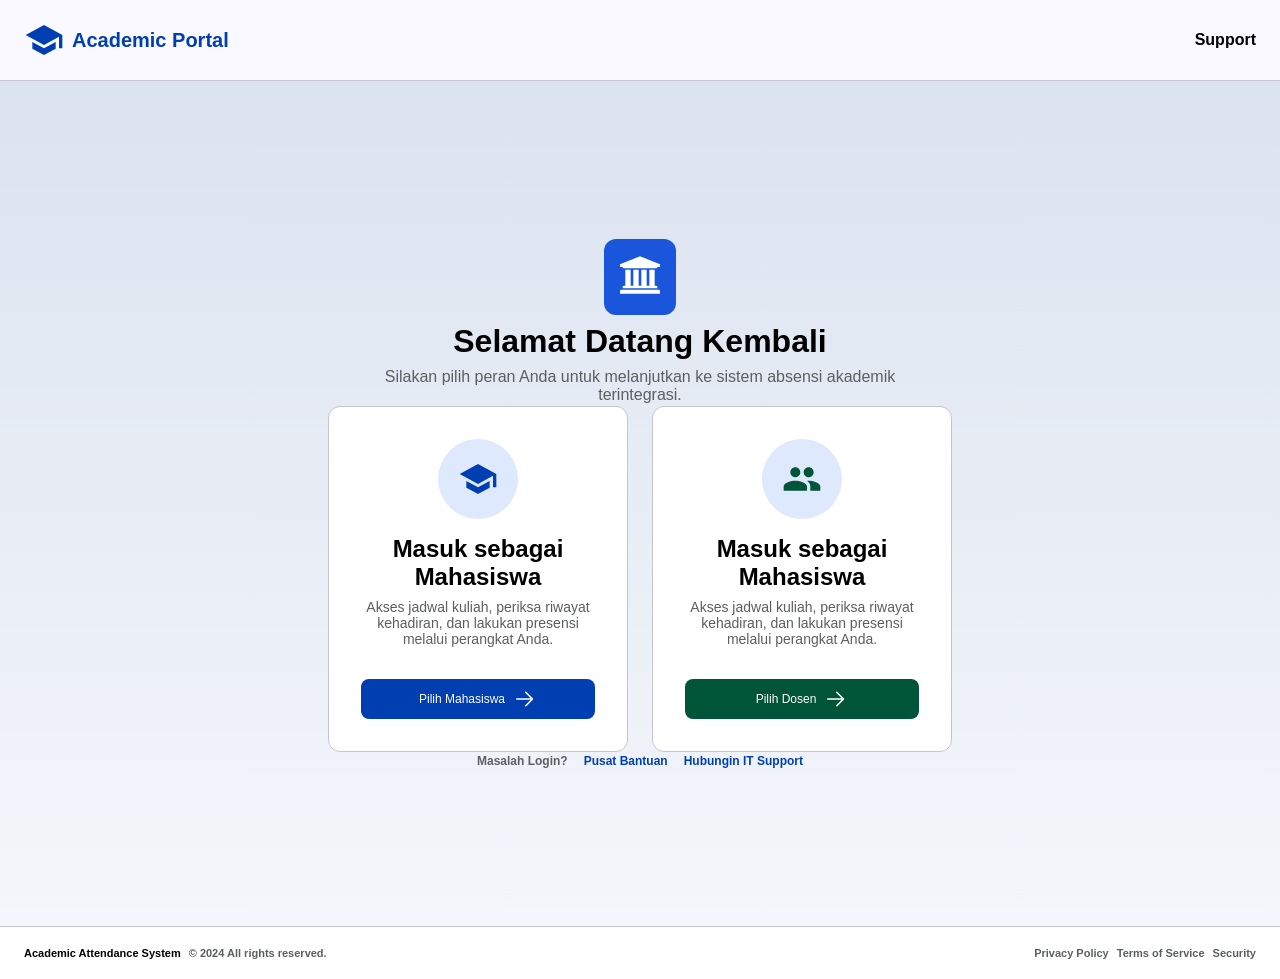
<file: Template/index.html>
<!DOCTYPE html>
<html lang="en">
<head>
    <meta charset="UTF-8">
    <meta name="viewport" content="width=device-width, initial-scale=1.0">
    <title>Document</title>

    <link rel="preconnect" href="https://fonts.googleapis.com">
    <link rel="preconnect" href="https://fonts.gstatic.com" crossorigin>
    <link href="https://fonts.googleapis.com/css2?family=Hanken+Grotesk:ital,wght@0,100..900;1,100..900&family=Raleway:ital,wght@0,100..900;1,100..900&display=swap" rel="stylesheet">

    <link rel="stylesheet" href="../static/css/style.css?v=2">
</head>
<body>
    <nav>
        <div class="content-navbar left">
            <div class="icon-logo">
                <span class="mdi--graduation-cap"></span>
            </div>
            
            <div class="text-logo">
                <P>Academic Portal</P>
            </div>
        </div>

        <div class="content-navbar right">
                <p>Support</p>
            </div>
        </div>
    </nav>

    <main class="main-content-index">
        <div class="container-index">

            <div class="branding-section">
                <div class="icon-branding">
                    <span class="fa--university"></span>
                </div>

                <div class="header-text-branding">
                    <P>Selamat Datang Kembali</P>
                </div>

                <div class="text-branding">
                    <P>Silakan pilih peran Anda untuk melanjutkan ke sistem absensi akademik<br> terintegrasi.</P>
                </div>
            </div>

            <div class="role-section">

                <div class="container-role mahasiswa">
                    <div class="content-role">
                        <div class="icon-mahasiswa">
                            <span class="mdi--graduation-cap"></span>
                        </div>
                    </div>

                    <div class="text-section-role">
                        <div class="header-text-role">
                            <P>Masuk sebagai Mahasiswa</P>
                        </div>

                        <div class="text-role">
                            <P>Akses jadwal kuliah, periksa riwayat kehadiran, dan lakukan presensi melalui perangkat Anda.</P>
                        </div>
                    </div>

                    <a href="/Template/Login_mahasiswa/LoginPage_mhs.html" class="LinkToLogin">
                        <div class="button-role mahasiswa">
                            <button>
                                <P>Pilih Mahasiswa</P>
                                <span class="ep--right"></span>
                            </button>
                        </div>
                    </a>
                </div>

                <div class="container-role dosen">
                    <div class="content-role">
                        <div class="icon-mahasiswa">
                            <span class="ic--baseline-people"></span>
                        </div>
                    </div>

                    <div class="text-section-role">
                        <div class="header-text-role">
                            <P>Masuk sebagai Mahasiswa</P>
                        </div>

                        <div class="text-role">
                            <P>Akses jadwal kuliah, periksa riwayat kehadiran, dan lakukan presensi melalui perangkat Anda.</P>
                        </div>
                    </div>            
                    
                    <a href="/Template/Login_dosen/LoginPage_dosen.html" class="LinkToLogin">
                        <div class="button-role dosen">
                            <button>
                                <P>Pilih Dosen</P>
                                <span class="ep--right"></span>
                            </button>
                        </div>
                    </a>
                </div>

            </div>

            <div class="extra-support">
                <div class="content-extra-support early">
                    <P>Masalah Login?</P>
                </div>

                <div class="content-extra-support last">
                    <P>Pusat Bantuan</P>
                </div>

                <div class="content-extra-support last">
                    <P>Hubungin IT Support</P>
                </div>
            </div>
        </div>
    </main>

    <footer>
        <div class="container-footer">
            <div class="content-footer left">
                <div class="text-footer edit">
                    <P>Academic Attendance System</P>
                </div>

                <div class="text-footer">
                    <P>© 2024 All rights reserved.</P>
                </div>
            </div>

            <div class="content-footer right">
                <div class="text-footer">
                    <P>Privacy Policy</P>
                </div>

                <div class="text-footer">
                    <P>Terms of Service</P>
                </div>

                <div class="text-footer">
                    <P>Security</P>
                </div>
            </div>
        </div>
    </footer>
</body>
</html>
</file>
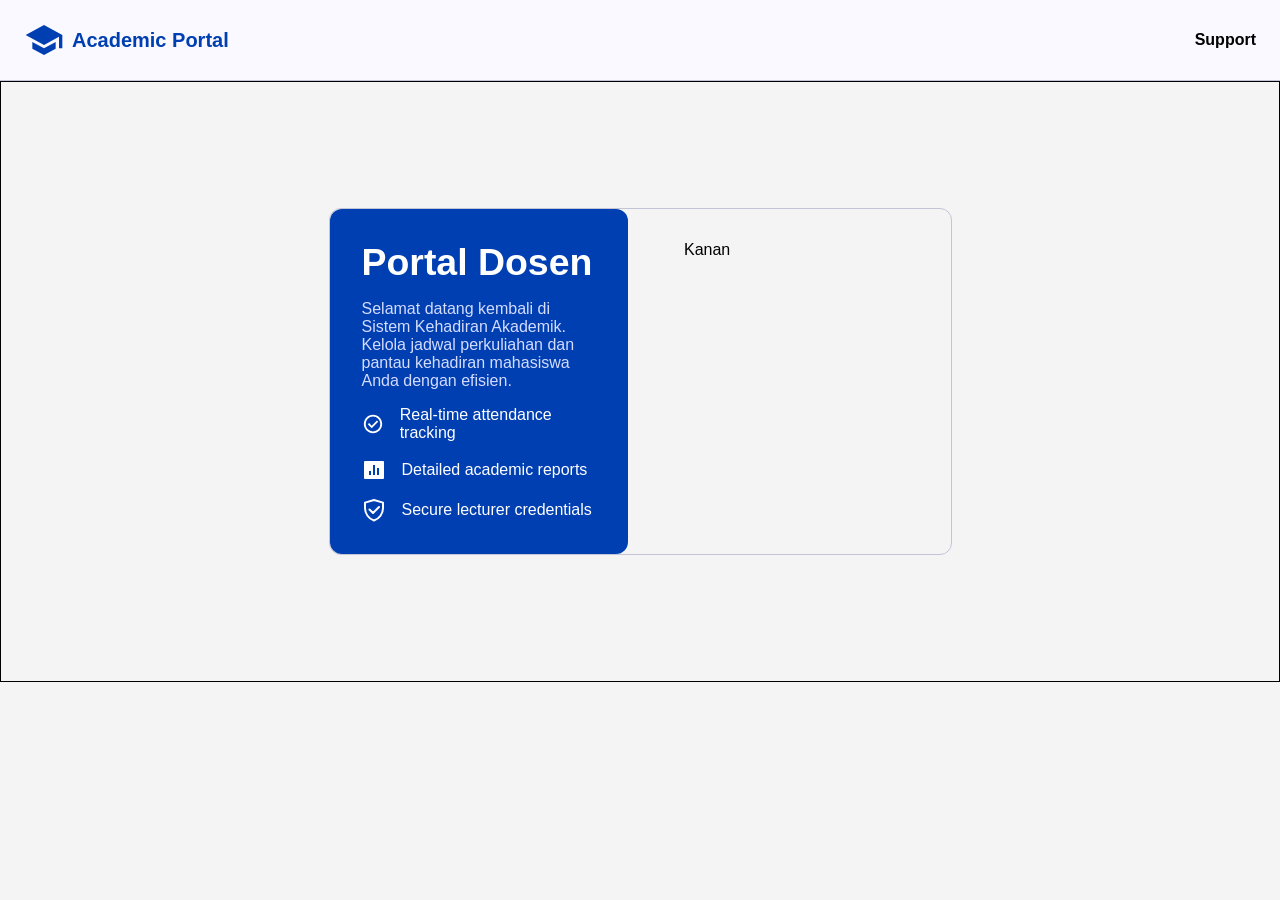
<file: Templates/Login_mahasiswa/LoginPage_dsn.html>
<!DOCTYPE html>
<html lang="en">
<head>
    <meta charset="UTF-8">
    <meta name="viewport" content="width=device-width, initial-scale=1.0">
    <title>Document</title>

    <link rel="stylesheet" href="../../static/css/style.css">
</head>
<body>
    <nav>
        <div class="content-navbar left">
            <div class="icon-logo">
                <span class="mdi--graduation-cap"></span>
            </div>
            
            <div class="text-logo">
                <P>Academic Portal</P>
            </div>
        </div>

        <div class="content-navbar right">
                <p>Support</p>
            </div>
        </div>
    </nav>

    <main class="main-login-dsn">
        <div class="container-main-login">
            <div class="content-login-dsn left">
                <div class="header-content-login">
                    <h3>Portal Dosen</h3>
                </div>

                <div class="text-content-login">
                    <P>Selamat datang kembali di Sistem Kehadiran Akademik.
                    Kelola jadwal perkuliahan dan pantau kehadiran mahasiswa
                    Anda dengan efisien.
                    </P>
                </div>

                <div class="container-icon-login">
                    <div class="icon-login-dsn">
                        <span class="material-symbols--check-circle-outline"></span>
                        <P>Real-time attendance tracking</P>
                    </div>

                    <div class="icon-login-dsn">
                        <span class="ri--bar-chart-box-fill"></span>
                        <P>Detailed academic reports</P>
                    </div>

                    <div class="icon-login-dsn">
                        <span class="icon-park-outline--protect"></span>
                        <P>Secure lecturer credentials</P>
                    </div>
                </div>
            </div>

            <div class="content-login-dsn right">
                <p>Kanan</p>
            </div>  

        </div>
    </main>

    <!--
    <footer>
        <div class="container-footer">
            <div class="content-footer left">
                <div class="text-footer edit">
                    <P>Academic Attendance System</P>
                </div>

                <div class="text-footer">
                    <P>© 2024 All rights reserved.</P>
                </div>
            </div>

            <div class="content-footer right">
                <div class="text-footer">
                    <P>Privacy Policy</P>
                </div>

                <div class="text-footer">
                    <P>Terms of Service</P>
                </div>

                <div class="text-footer">
                    <P>Security</P>
                </div>
            </div>
        </div>
    </footer>
    -->
</body>
</html>
</file>
<file: static/css/style.css>
*{
    margin: 0;
    padding: 0;
    box-sizing: border-box;
    font-family: "Poppins", sans-serif;
}

body{
    background-color: #F4F4F5;
    font-size: 16px;
}

a{
    text-decoration: none;
    color: inherit;
}

nav{
    border-bottom: 1px solid #C3C5D7;
    width: 100%;
    padding: 20px 24px;
    background-color: #F9F9FF;
    display: flex;
    justify-content: space-between;
}

.content-navbar.left{
    display: flex;
    justify-content: center;
    gap: 8px;
    align-items: center;
}

.content-navbar.right{
    display: flex;
    justify-content: center;
    gap: 8px;
    align-items: center;
    font-weight: bold;
    
}

.icon-logo,
.text-logo{
    display: flex;
    font-size: 20px;
    align-items: center;
    font-weight: bold;
    color: #003FB1;
}

.main-content-index{
    padding: 158px 16px;

    display: flex;
    justify-content: center;
    align-items: center;
    background: linear-gradient(
        to bottom,
        #dbe3f0 0%,
        #e8edf5 50%,
        #f4f6fb 100%
    );
}

.container-index{

    width: 50%;
    display: flex;
    flex-direction: column;
    gap: 24px;
}


.branding-section{
    width: 100%;
    display: flex;
    justify-content: center;
    align-items: center;
    flex-direction: column;
    gap: 8px;
}

.icon-branding{
    padding: 16px 16px;
    background-color: #1A56DB;
    border-radius: 12px;
}

.header-text-branding p{
    font-size: 32px;
    font-weight: bold;

}

.text-branding{
    font-size: 16px;
    color: #5C5F60;
    text-align: center;
}

.role-section{

    display: flex;
    justify-content: center;
    align-items: center;
    gap: 24px;
    height: 302px;
}

.container-role{
    padding: 32px;
    background-color: #FFFFFF;
    border: 1px solid #C3C5D7;
    border-radius: 12px;
    display: flex;
    flex-direction: column;
    justify-content: center;
    align-items: center;
}

.icon-mahasiswa{
    width: 80px;
    height: 80px;
    background-color: #DEE9FD;
    display: flex;
    justify-content: center;
    align-items: center;
    border-radius: 999px;
}

.text-section-role{
    text-align: center;
    padding-top: 16px;
}

.header-text-role{
    font-weight: bold;
    font-size: 24px;
}

.text-role{
    color: #5C5F60;
    font-size: 14px;
    margin-top: 8px;
}

.button-role{
    width: 100%;
    margin-top: 32px;
}

.LinkToLogin{
    width: 100%;
}

.button-role.mahasiswa button{
    all: unset;
    width: 100%;
    padding: 8px 0px;
    border-radius: 8px;
    display: flex;
    justify-content: center;
    gap: 8px;
    background-color: #003FB1;
    color: white;
    font-size: 12px;
    align-items: center;
}

.button-role.dosen button{
    all: unset;
    width: 100%;
    padding: 8px 0px;
    border-radius: 8px;
    display: flex;
    justify-content: center;
    gap: 8px;
    background-color: #005438;
    color: white;
    font-size: 12px;
    align-items: center;
}

.extra-support{
    display: flex;
    justify-content: center;
    gap: 16px;
}

.content-extra-support{
    font-size: 12px;
    font-weight: 600;
}

.content-extra-support.early{
    color: #5C5F60;
}

.content-extra-support.last{
    color: #003FB1;
}

.container-footer{
    width: 100%;
    padding: 20px 24px;
    display: flex;
    justify-content: space-between;
    background-color: #FFFFFF;
    align-items: center;    
    border-top: 1px solid #C3C5D7;
}

.content-footer{
    display: flex;
    justify-content: center;
    gap: 8px;
    align-items: center;
}

.text-footer{
    display: flex;
    align-items: center;
    font-size: 11px;
    font-weight: 600;
    color: #5C5F60;
}

.text-footer.edit{
    color: black;

}

/*Loginpage_msh*/

.main-login-mhs{
    padding: 126px 16px;
    display: flex;
    justify-content: center;
    align-items: center;
    background-color: #F9F9FF;
}

.container-main-login{
    width: 30%;
    display: flex;
    justify-content: center;
    flex-direction: column;
    gap: 24px;
}

.header-text-login{
    text-align: center;
    display: flex;
    justify-content: center;
    flex-direction: column;
    gap: 4px;
}

.tittle-header-login{
    font-size: 32px;
    color: #121C2A;
    font-weight: bold;
}

.subtittle-header-login{
    font-size: 16px;
    color: #5C5F60;
    font-weight: 500;
}

.central-login-card{
    border: 1px solid #C3C5D7;
    background-color: white;
    padding: 40px 32px 32px 32px;
    border-radius: 12px;
    display: flex;
    flex-direction: column;
    gap: 32px;
}

.input-nim-login{
    display: flex;
    flex-direction: column;
    gap: 4px;
}

.form-login-mhs label{
    font-size: 12px;
    font-weight: 500;
    color: #434654;
}

.form-login-mhs input{
    all: unset;
    border: 1px solid #C3C5D7;
    font-size: 14px;
    color: #5C5F60;
    padding: 17px 16px 17px 48px;
    border-radius: 8px;
}

.content-option-login{
    padding: 4px 0px;
    font-size: 12px;
    display: flex;
    align-items: center;
    justify-content: space-between;
}

.option-login.left{
    display: flex;
    align-items: center;
    gap: 4px;
    color: #5C5F60;
}

.content-option-login input{
    width: 20px;
    height: 20px;
}

.option-login.right{
    color: #003FB1;
    font-weight: 600;
}


.button-login button{
    all: unset;
    font-weight: 16px;
    width: 100%;
    padding: 16px 0px;
    background-color: #1A56DB;
    display: flex;
    justify-content: center;
    color: white;
    font-weight: 500;
    align-items: center;
    gap: 8px;
    border-radius: 12px;

}

.divider-card-login {
    display: flex;
    align-items: center;
    gap: 10px;
    color: #999;
    font-size: 12px;
    font-weight: 600;
}

.divider-card-login::before,
.divider-card-login::after {
    content: '';
    flex: 1;
    height: 1px;
    background-color: #ccc;
}

.Helping-admin-card{
    color: #5C5F60;
    text-align: center;
}

.Helping-admin-card span{
    color: #003FB1;
}

/*Login dosen*/

.main-login-dsn{
    border: 1px solid black;
    display: flex;
    justify-content: center;
    padding: 126px 16px;
}

.container-main-login{
    border: 1px solid #C3C5D7;
    display: flex;
    justify-content: center;
    flex-direction: row;
    border-radius: 12px;
    width: 50%;
}

.content-login-dsn{
    padding: 32px 32px;
    width: 100%;
    border-radius: 12px;
}

.content-login-dsn.left{
    background-color: #003FB1;
    color: white;
    display: flex;
    flex-direction: column;
    gap: 16px;

}

.container-icon-login{
    display: flex;
    flex-direction: column;
    gap: 16px;
}

.header-content-login{
    font-size: 32px;
}

.text-content-login{
    font-size: 16px;
    color: #D4DCFF;
}

.icon-login-dsn{
    display: flex;
    align-items: center;
    gap: 16px;
}

.content-login.dsn.right{
    background-color: white;
}





/*Icon styling*/

.mdi--graduation-cap {
  display: inline-block;
  width: 40px;
  height: 40px;
  background-repeat: no-repeat;
  background-size: 100% 100%;
  background-image: url("data:image/svg+xml,%3Csvg xmlns='http://www.w3.org/2000/svg' viewBox='0 0 24 24'%3E%3Cpath fill='%23003fb1' d='M12 3L1 9l11 6l9-4.91V17h2V9M5 13.18v4L12 21l7-3.82v-4L12 17z'/%3E%3C/svg%3E");
}

.fa--university {
  display: inline-block;
  width: 40px;
  height: 40px;
  background-repeat: no-repeat;
  background-size: 100% 100%;
  background-image: url("data:image/svg+xml,%3Csvg xmlns='http://www.w3.org/2000/svg' viewBox='0 0 1920 1792'%3E%3Cpath fill='%23fff' d='m960 0l960 384v128h-128q0 26-20.5 45t-48.5 19H197q-28 0-48.5-19T128 512H0V384zM256 640h256v768h128V640h256v768h128V640h256v768h128V640h256v768h59q28 0 48.5 19t20.5 45v64H128v-64q0-26 20.5-45t48.5-19h59zm1595 960q28 0 48.5 19t20.5 45v128H0v-128q0-26 20.5-45t48.5-19z'/%3E%3C/svg%3E");
}

.ep--right {
  display: inline-block;
  width: 24px;
  height: 24px;
  background-repeat: no-repeat;
  background-size: 100% 100%;
  background-image: url("data:image/svg+xml,%3Csvg xmlns='http://www.w3.org/2000/svg' viewBox='0 0 1024 1024'%3E%3Cpath fill='%23fff' d='M754.8 480H160a32 32 0 1 0 0 64h594.8L521.3 777.3a32 32 0 0 0 45.4 45.4l288-288a32 32 0 0 0 0-45.4l-288-288a32 32 0 1 0-45.4 45.4z'/%3E%3C/svg%3E");
}

.ic--baseline-people {
  display: inline-block;
  width: 40px;
  height: 40px;
  background-repeat: no-repeat;
  background-size: 100% 100%;
  background-image: url("data:image/svg+xml,%3Csvg xmlns='http://www.w3.org/2000/svg' viewBox='0 0 24 24'%3E%3Cpath fill='%23005438' d='M16 11c1.66 0 2.99-1.34 2.99-3S17.66 5 16 5s-3 1.34-3 3s1.34 3 3 3m-8 0c1.66 0 2.99-1.34 2.99-3S9.66 5 8 5S5 6.34 5 8s1.34 3 3 3m0 2c-2.33 0-7 1.17-7 3.5V19h14v-2.5c0-2.33-4.67-3.5-7-3.5m8 0c-.29 0-.62.02-.97.05c1.16.84 1.97 1.97 1.97 3.45V19h6v-2.5c0-2.33-4.67-3.5-7-3.5'/%3E%3C/svg%3E");
}

.material-symbols--login {
  display: inline-block;
  width: 24px;
  height: 24px;
  --svg: url("data:image/svg+xml,%3Csvg xmlns='http://www.w3.org/2000/svg' viewBox='0 0 24 24'%3E%3Cpath fill='black' d='M12 21v-2h7V5h-7V3h7q.825 0 1.413.588T21 5v14q0 .825-.587 1.413T19 21zm-2-4l-1.375-1.45l2.55-2.55H3v-2h8.175l-2.55-2.55L10 7l5 5z'/%3E%3C/svg%3E");
  background-color: currentColor;
  -webkit-mask-image: var(--svg);
  mask-image: var(--svg);
  -webkit-mask-repeat: no-repeat;
  mask-repeat: no-repeat;
  -webkit-mask-size: 100% 100%;
  mask-size: 100% 100%;
}

.material-symbols--check-circle-outline {
  display: inline-block;
  width: 24px;
  height: 24px;
  background-repeat: no-repeat;
  background-size: 100% 100%;
  background-image: url("data:image/svg+xml,%3Csvg xmlns='http://www.w3.org/2000/svg' viewBox='0 0 24 24'%3E%3Cpath fill='%23fff' d='m10.6 16.6l7.05-7.05l-1.4-1.4l-5.65 5.65l-2.85-2.85l-1.4 1.4zM12 22q-2.075 0-3.9-.788t-3.175-2.137T2.788 15.9T2 12t.788-3.9t2.137-3.175T8.1 2.788T12 2t3.9.788t3.175 2.137T21.213 8.1T22 12t-.788 3.9t-2.137 3.175t-3.175 2.138T12 22m0-2q3.35 0 5.675-2.325T20 12t-2.325-5.675T12 4T6.325 6.325T4 12t2.325 5.675T12 20m0-8'/%3E%3C/svg%3E");
}

.icon-park-outline--protect {
  display: inline-block;
  width: 24px;
  height: 24px;
  background-repeat: no-repeat;
  background-size: 100% 100%;
  background-image: url("data:image/svg+xml,%3Csvg xmlns='http://www.w3.org/2000/svg' viewBox='0 0 48 48'%3E%3Cg fill='none' stroke='%23fff' stroke-linejoin='round' stroke-width='4'%3E%3Cpath d='M6 9.256L24.009 4L42 9.256v10.778A26.32 26.32 0 0 1 24.003 45A26.32 26.32 0 0 1 6 20.029z'/%3E%3Cpath stroke-linecap='round' d='m15 23l7 7l12-12'/%3E%3C/g%3E%3C/svg%3E");
}


.ri--bar-chart-box-fill {
  display: inline-block;
  width: 24px;
  height: 24px;
  background-repeat: no-repeat;
  background-size: 100% 100%;
  background-image: url("data:image/svg+xml,%3Csvg xmlns='http://www.w3.org/2000/svg' viewBox='0 0 24 24'%3E%3Cpath fill='%23fff' d='M3 3h18a1 1 0 0 1 1 1v16a1 1 0 0 1-1 1H3a1 1 0 0 1-1-1V4a1 1 0 0 1 1-1m4 10v4h2v-4zm4-6v10h2V7zm4 3v7h2v-7z'/%3E%3C/svg%3E");
}
</file>
